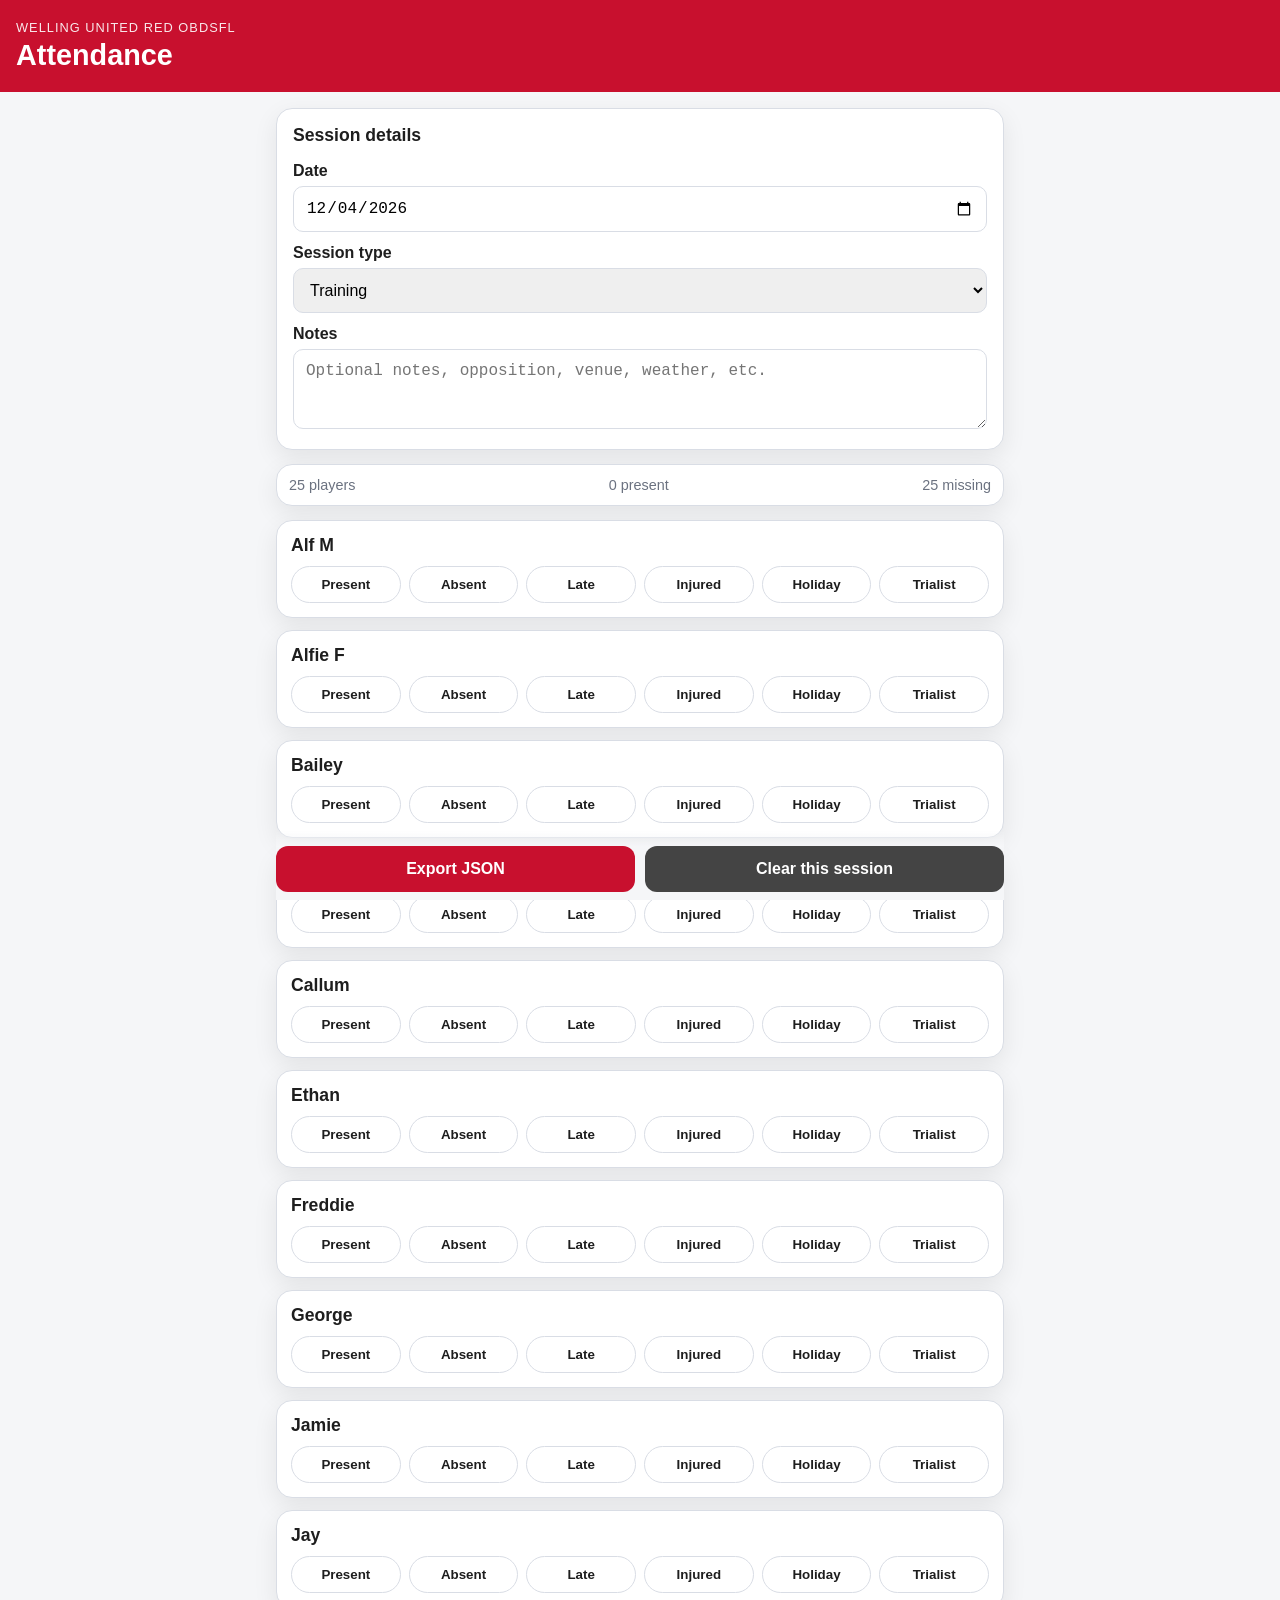
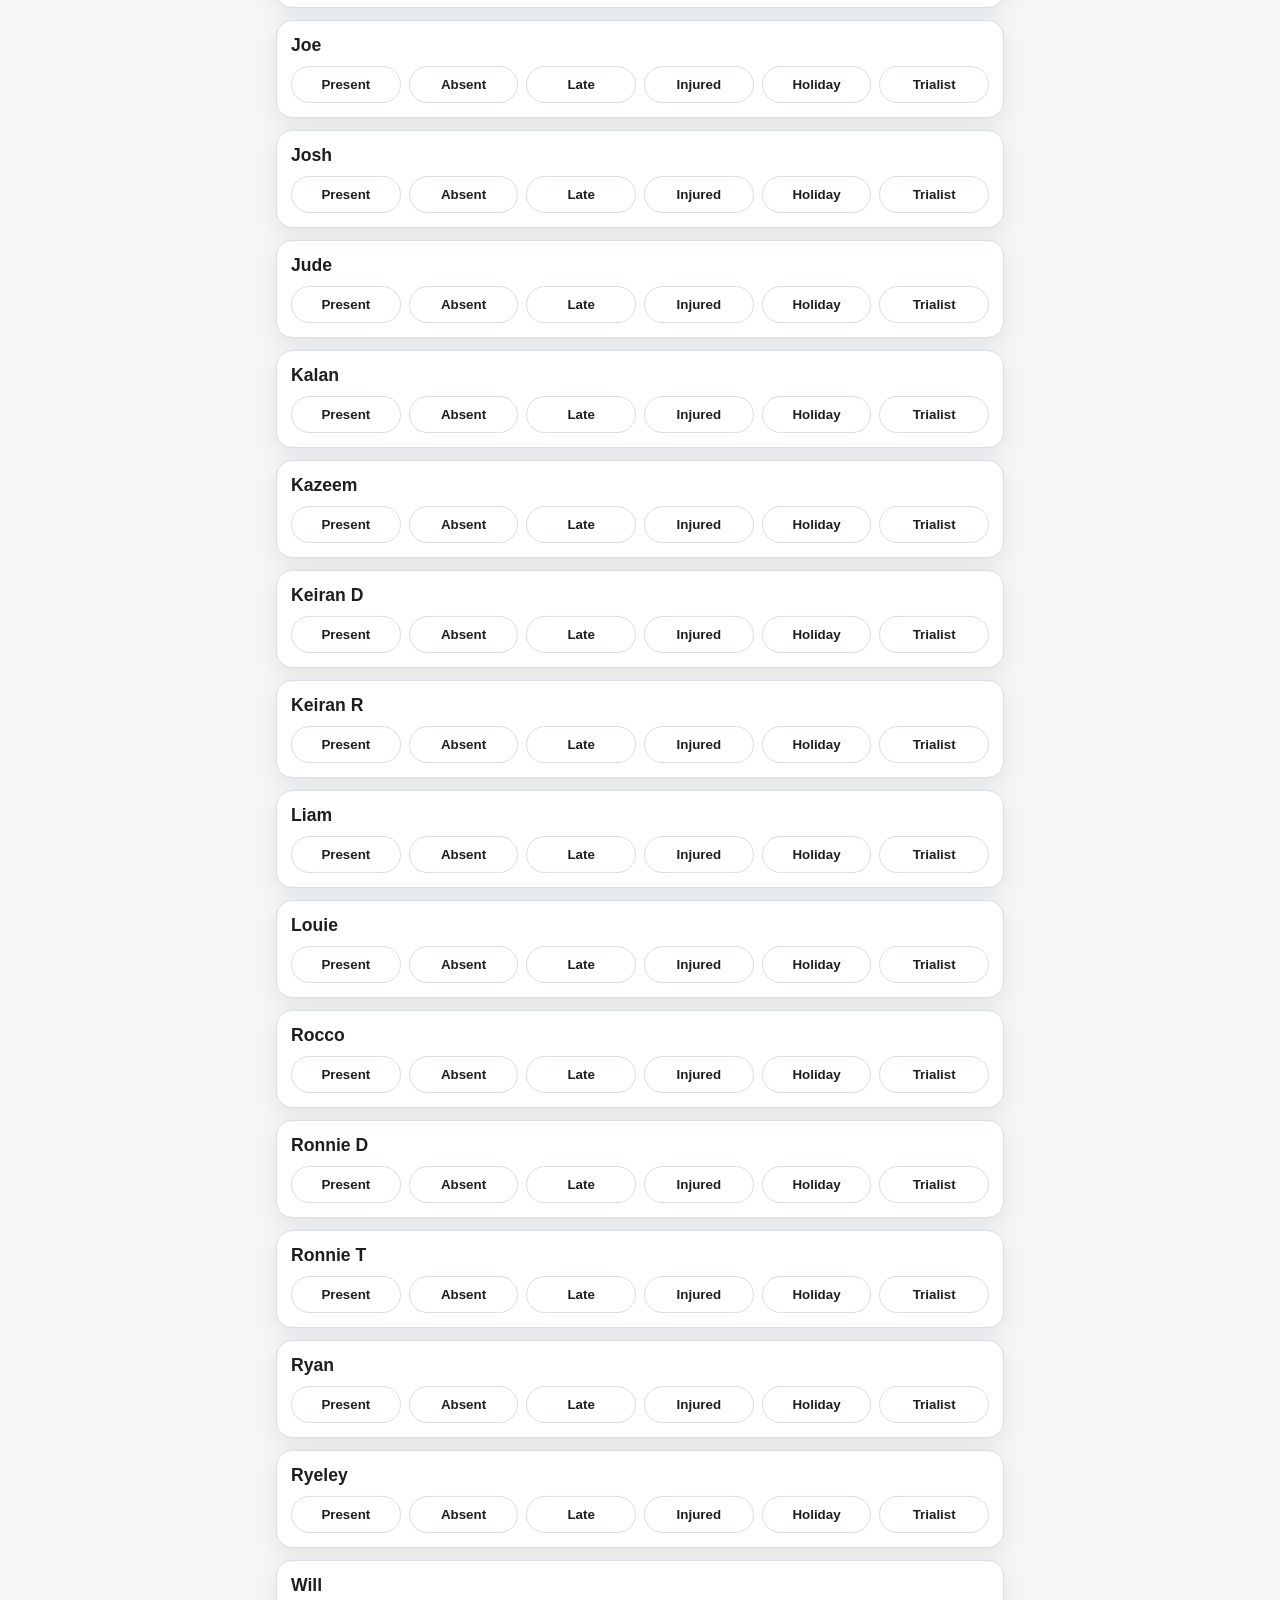
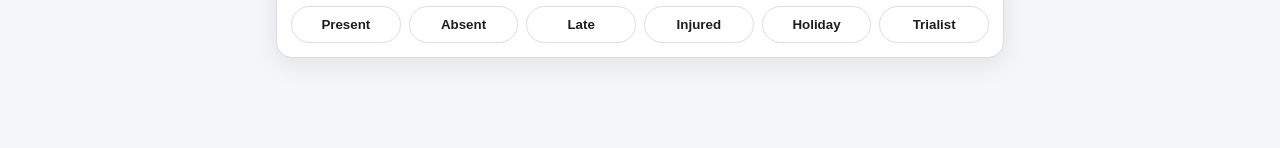
<file: welling-attendance-app/index.html>
<!DOCTYPE html>
<html lang="en">
<head>
  <meta charset="UTF-8" />
  <meta name="viewport" content="width=device-width, initial-scale=1.0" />
  <title>Welling United Red Attendance</title>
  <link rel="stylesheet" href="styles.css" />
</head>
<body>
  <header class="app-header">
    <div>
      <p class="eyebrow">Welling United Red OBDSFL</p>
      <h1>Attendance</h1>
    </div>
  </header>

  <main class="app-shell">
    <section class="card session-card" aria-labelledby="session-title">
      <h2 id="session-title">Session details</h2>

      <label for="session-date">Date</label>
      <input type="date" id="session-date" />

      <label for="session-type">Session type</label>
      <select id="session-type">
        <option value="Training">Training</option>
        <option value="Match">Match</option>
        <option value="Friendly">Friendly</option>
        <option value="Trial">Trial</option>
      </select>

      <label for="session-notes">Notes</label>
      <textarea id="session-notes" rows="3" placeholder="Optional notes, opposition, venue, weather, etc."></textarea>
    </section>

    <section class="summary-bar" aria-live="polite">
      <span id="summary-total">0 players</span>
      <span id="summary-present">0 present</span>
      <span id="summary-missing">0 missing</span>
    </section>

    <section class="player-list" id="player-list" aria-label="Player attendance list">
      <!-- Player cards are created by app.js -->
    </section>

    <section class="actions">
      <button id="export-json" class="primary-button">Export JSON</button>
      <button id="clear-session" class="danger-button">Clear this session</button>
    </section>
  </main>

  <script src="app.js"></script>
</body>
</html>
</file>
<file: welling-attendance-app/styles.css>
:root {
  --bg: #f5f6f8;
  --card: #ffffff;
  --text: #1e1e1e;
  --muted: #6b7280;
  --border: #d9dde5;
  --primary: #c8102e;
  --primary-dark: #990b22;
  --danger: #444444;
  --shadow: 0 8px 24px rgba(0, 0, 0, 0.08);
}

* {
  box-sizing: border-box;
}

body {
  margin: 0;
  font-family: Arial, Helvetica, sans-serif;
  background: var(--bg);
  color: var(--text);
}

.app-header {
  background: var(--primary);
  color: white;
  padding: 20px 16px;
}

.eyebrow {
  margin: 0 0 4px;
  font-size: 0.8rem;
  letter-spacing: 0.08em;
  text-transform: uppercase;
  opacity: 0.9;
}

h1,
h2 {
  margin: 0;
}

h1 {
  font-size: 1.8rem;
}

h2 {
  font-size: 1.1rem;
  margin-bottom: 16px;
}

.app-shell {
  width: min(100%, 760px);
  margin: 0 auto;
  padding: 16px;
}

.card,
.player-card,
.summary-bar {
  background: var(--card);
  border: 1px solid var(--border);
  border-radius: 16px;
  box-shadow: var(--shadow);
}

.session-card {
  padding: 16px;
  margin-bottom: 14px;
}

label {
  display: block;
  margin: 12px 0 6px;
  font-weight: 700;
}

input,
select,
textarea {
  width: 100%;
  padding: 12px;
  border: 1px solid var(--border);
  border-radius: 10px;
  font-size: 1rem;
}

.summary-bar {
  display: flex;
  justify-content: space-between;
  gap: 8px;
  padding: 12px;
  margin-bottom: 14px;
  font-size: 0.9rem;
  color: var(--muted);
}

.player-list {
  display: grid;
  gap: 12px;
}

.player-card {
  padding: 14px;
}

.player-name {
  font-size: 1.1rem;
  font-weight: 800;
  margin-bottom: 10px;
}

.status-buttons {
  display: grid;
  grid-template-columns: repeat(2, 1fr);
  gap: 8px;
}

.status-button {
  border: 1px solid var(--border);
  border-radius: 999px;
  padding: 10px 8px;
  background: white;
  color: var(--text);
  font-weight: 700;
  cursor: pointer;
}

.status-button.selected {
  background: var(--primary);
  color: white;
  border-color: var(--primary);
}

.actions {
  position: sticky;
  bottom: 0;
  display: grid;
  grid-template-columns: 1fr;
  gap: 10px;
  padding: 16px 0 8px;
  background: linear-gradient(transparent, var(--bg) 25%);
}

.primary-button,
.danger-button {
  border: 0;
  border-radius: 12px;
  padding: 14px;
  font-size: 1rem;
  font-weight: 800;
  cursor: pointer;
}

.primary-button {
  background: var(--primary);
  color: white;
}

.primary-button:hover {
  background: var(--primary-dark);
}

.danger-button {
  background: var(--danger);
  color: white;
}

@media (min-width: 620px) {
  .status-buttons {
    grid-template-columns: repeat(6, 1fr);
  }

  .actions {
    grid-template-columns: 1fr 1fr;
  }
}
</file>
